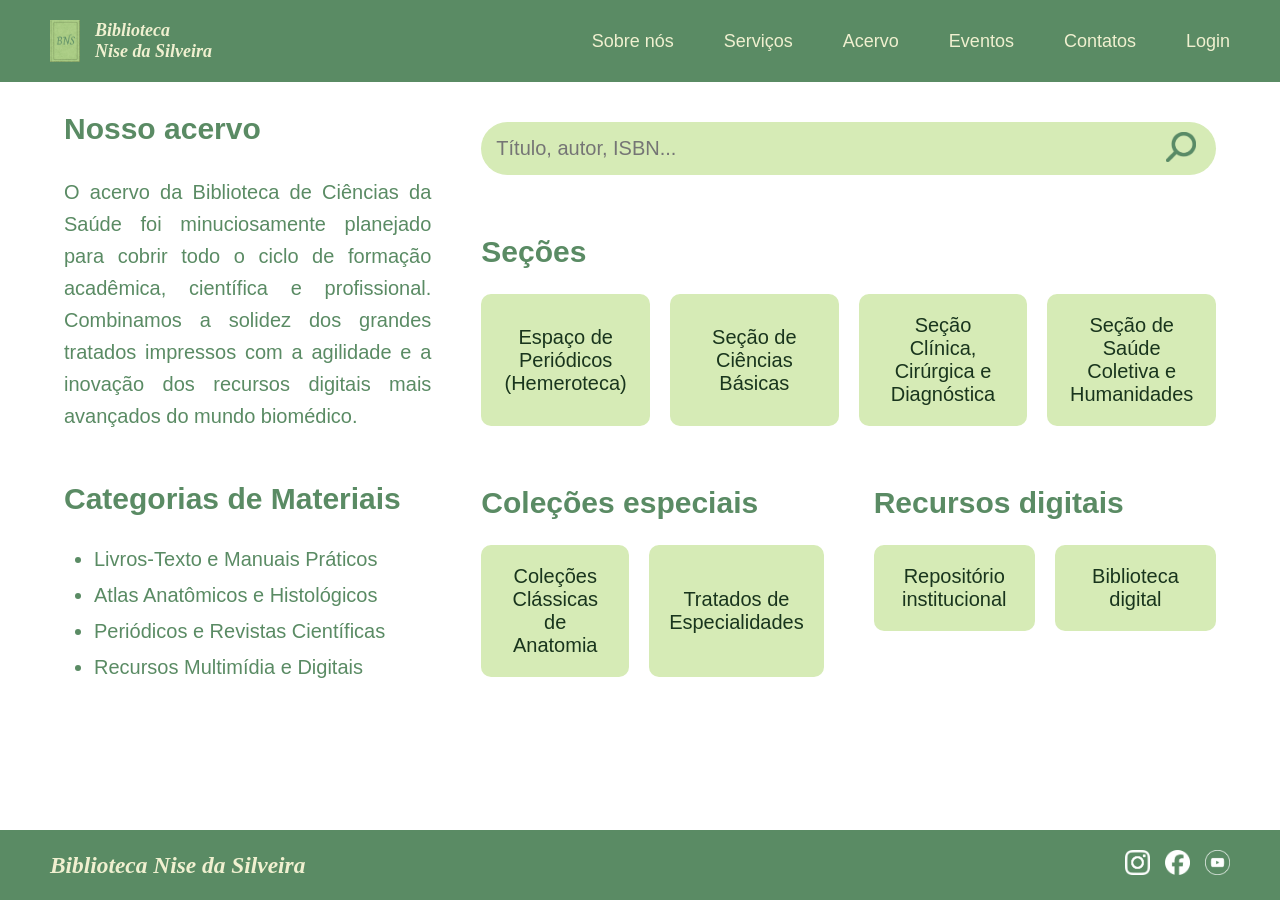
<file: acervo.html>
<!DOCTYPE html>
<html lang="pt-BR">

<head>
    <meta charset="UTF-8">
    <meta name="viewport" content="width=device-width, initial-scale=1.0">
    <title>Acervo</title>

    <link rel="stylesheet" href="css/acervo.css">
</head>

<body>

    <!-- Cabeçalho -->
    <header>

         <!-- Logo e nome da biblioteca -->
        <div class="logo">
           
            <a href="index.html">

            <img src="img/logo2.png" alt="Logo" >

            <div class="nome-biblioteca">
                <h2>Biblioteca</h2>
                <h2>Nise da Silveira</h2>

            </a>
                
            </div>
        </div>

        <!-- Menu de navegação -->
        <nav>
            <a href="sobre-nos.html">Sobre nós</a>
            <a href="servicos.html">Serviços</a>
            <a href="acervo.html">Acervo</a>
            <a href="eventos.html">Eventos</a>
            <a href="contato.html">Contatos</a>
            <a href="cadastro.html">Login</a>
        </nav>

    </header>


<body>

    <main class="acervo">

        <!-- COLUNA ESQUERDA -->
        <section class="esquerda">

            <h1>Nosso acervo</h1>

            <p>
            O acervo da Biblioteca de Ciências da Saúde foi 
            minuciosamente planejado para cobrir todo o ciclo de
             formação acadêmica, científica e profissional. 
             Combinamos a solidez dos grandes tratados impressos 
             com a agilidade e a inovação dos recursos digitais mais
              avançados do mundo biomédico.
            </p>

            <h2>Categorias de Materiais</h2>

            <ul>
                <li>Livros-Texto e Manuais Práticos</li>
                <li>Atlas Anatômicos e Histológicos</li>
                <li>Periódicos e Revistas Científicas</li>
                <li>Recursos Multimídia e Digitais</li>
            </ul>

        </section>

        <!-- COLUNA DIREITA -->
        <section class="direita">

            <!-- Pesquisa -->
            <div class="pesquisa">

                <input
                    type="text"
                    placeholder="Título, autor, ISBN...">

                <button>
                    <img src="img/lupa.png" alt="Pesquisar">
                </button>

            </div>

            <!-- Seções -->
            <h2>Seções</h2>

            <div class="cards">

                <div class="card">
                    Espaço de Periódicos (Hemeroteca)
                </div>

                <div class="card">
                    Seção de Ciências Básicas
                </div>

                <div class="card">
                    Seção Clínica, Cirúrgica e Diagnóstica
                </div>

                <div class="card">
                    Seção de Saúde Coletiva e Humanidades
                </div>

            </div>

            <!-- Coleções e Recursos -->
            <div class="blocos">

                <div>

                    <h2>Coleções especiais</h2>

                    <div class="cards-menores">

                        <div class="card">
                            Coleções Clássicas de Anatomia
                        </div>

                        <div class="card">
                            Tratados de Especialidades
                        </div>

                    </div>

                </div>

                <div>

                    <h2>Recursos digitais</h2>

                    <div class="cards-menores">

                        <div class="card">
                            Repositório institucional
                        </div>

                        <div class="card">
                            Biblioteca digital
                        </div>

                    </div>

                </div>

            </div>

        </section>

    </main>
    
    <!-- Rodapé -->
    <footer>

        <a href="index.html">
        <h3>Biblioteca Nise da Silveira</h3>
        </a>   


        <div class="redes">

        <a href="https://www.instagram.com" target="_blank">
            <img src="img/icone_instagram.png" alt="Instagram">
        </a>

        <a href="https://www.facebook.com" target="_blank">
            <img src="img/icone_facebook.png" alt="Facebook">
        </a>

        <a href="https://www.youtube.com" target="_blank">
            <img src="img/icone_youtube.png" alt="YouTube">
        </a>

        </div>

    </footer>

</body>
</html>
</file>
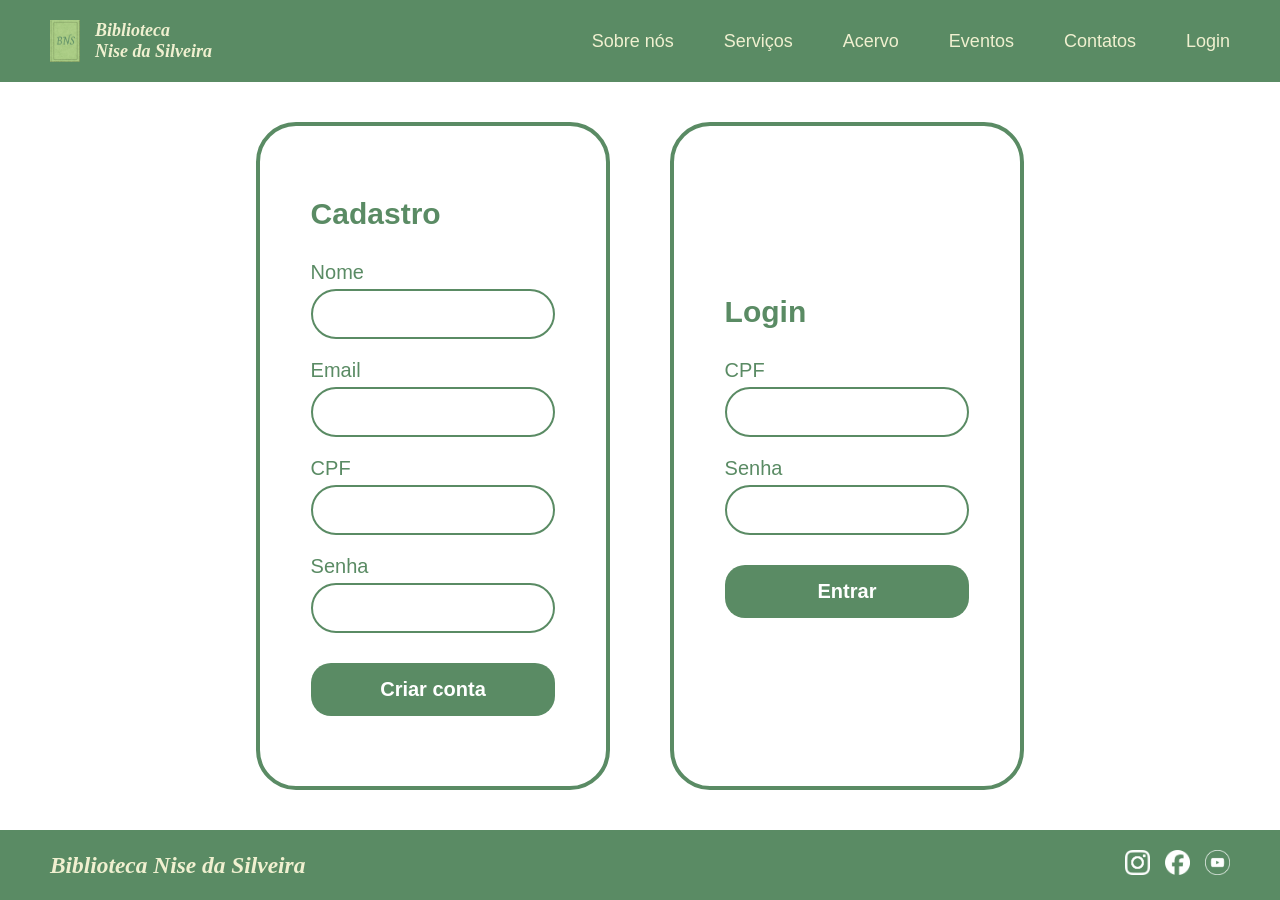
<file: cadastro.html>
<!DOCTYPE html>
<html lang="pt-BR">

<head>
    <meta charset="UTF-8">
    <meta name="viewport" content="width=device-width, initial-scale=1.0">
    <title>Contatos</title>

    <link rel="stylesheet" href="css/cadastro.css">
</head>


<body>

    <!-- Cabeçalho -->
    <header>

         <!-- Logo e nome da biblioteca -->
        <div class="logo">
           
            <a href="index.html">

            <img src="img/logo2.png" alt="Logo da biblioteca" >

            <div class="nome-biblioteca">
                <h2>Biblioteca</h2>
                <h2>Nise da Silveira</h2>

            </a>
                
            </div>
        </div>

        <!-- Menu de navegação -->
        <nav>
            <a href="sobre-nos.html">Sobre nós</a>
            <a href="servicos.html">Serviços</a>
            <a href="acervo.html">Acervo</a>
            <a href="eventos.html">Eventos</a>
            <a href="contato.html">Contatos</a>
            <a href="cadastro.html">Login</a>
        </nav>

    </header>
  
  <!-- Conteúdo principal -->
    <main>

        <!-- Cadastro -->
        <section class="cadastro">


            <form>

                <H1>Cadastro</h1>

                <label>Nome</label>
                <input type="text">

                <label>Email</label>
                <input type="email">

                <label>CPF</label>
                <input type="text">

                <label>Senha</label>
                <input type="password">

                <button>Criar conta</button>

            </form>

        </section>

        <!-- Login -->
        <section class="login">

            <form>

                <H1>Login</h1>

                <label>CPF</label>
                <input type="text">

                <label>Senha</label>
                <input type="password">

                <button>Entrar</button>

            </form>

        </section>

    </main>

    
    <!-- Rodapé -->
    <footer>

  <a href="index.html">
        <h3>Biblioteca Nise da Silveira</h3>
        </a>    


        <div class="redes">

        <a href="https://www.instagram.com" target="_blank">
            <img src="img/icone_instagram.png" alt="Instagram">
        </a>

        <a href="https://www.facebook.com" target="_blank">
            <img src="img/icone_facebook.png" alt="Facebook">
        </a>

        <a href="https://www.youtube.com" target="_blank">
            <img src="img/icone_youtube.png" alt="YouTube">
        </a>

        </div>

    </footer>

</body>
</html>
</file>
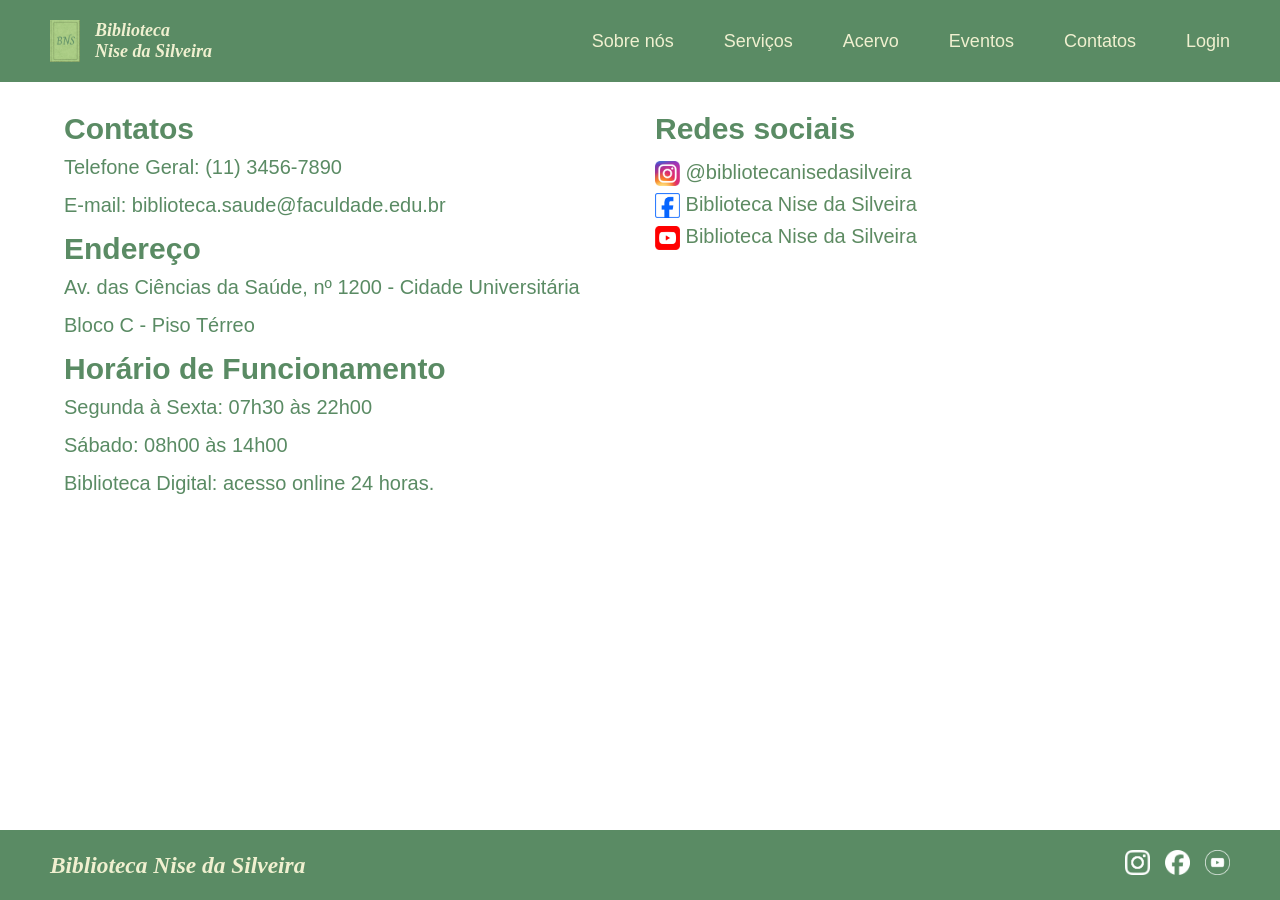
<file: contato.html>
<!DOCTYPE html>
<html lang="pt-BR">

<head>
    <meta charset="UTF-8">
    <meta name="viewport" content="width=device-width, initial-scale=1.0">
    <title>Contatos</title>

    <link rel="stylesheet" href="css/contato.css">
</head>

<body>

    <!-- Cabeçalho -->
    <header>

        <!-- Logo e nome da biblioteca -->
        <div class="logo">
           
            <a href="index.html">

            <img src="img/logo2.png" alt="Logo" >

            <div class="nome-biblioteca">
                <h2>Biblioteca</h2>
                <h2>Nise da Silveira</h2>

            </a>
                
            </div>
        </div>

        <!-- Menu de navegação -->
        <nav>
            <a href="sobre-nos.html">Sobre nós</a>
            <a href="servicos.html">Serviços</a>
            <a href="acervo.html">Acervo</a>
            <a href="eventos.html">Eventos</a>
            <a href="contato.html">Contatos</a>
            <a href="cadastro.html">Login</a>
        </nav>

    </header>

    <!-- Conteúdo principal -->
    <main class="informacoes">

        <!-- Lado esquerdo -->
        <section>

            <h2>Contatos</h2>

            <p>Telefone Geral: (11) 3456-7890</p>

            <p>E-mail: biblioteca.saude@faculdade.edu.br</p>

            <h2>Endereço</h2>

            <p>Av. das Ciências da Saúde, nº 1200 - Cidade Universitária</p>

            <p>Bloco C - Piso Térreo</p>

            <h2>Horário de Funcionamento</h2>

            <p>Segunda à Sexta: 07h30 às 22h00</p>

            <p>Sábado: 08h00 às 14h00</p>

            <p>Biblioteca Digital: acesso online 24 horas.</p>

        </section>

        <!-- Lado direito -->
        <section>

            <h2>Redes sociais</h2>

            <a href="https://www.instagram.com"> 
                <img src="img/icone_instagram_cor.png" alt="Instagram" > @bibliotecanisedasilveira
            </a>

        </br>

            <a href="https://www.facebook.com"> 
                <img src="img/icone_facebook_cor.png" alt="Facebook" > Biblioteca Nise da Silveira
            </a>

        </br>

            <a href="https://www.youtube.com"> 
                <img src="img/icone_youtube_cor.png" alt="YouTube" > Biblioteca Nise da Silveira
            </a>

                    </br>

        <iframe src="https://www.google.com/maps/embed?pb=!1m18!1m12!1m3!1d3824.6777451088224!2d-47.86781372900086!3d-15.768244684051885!2m3!1f0!2f0!3f0!3m2!1i1024!2i768!4f13.1!3m3!1m2!1s0x935a3ba374d75733%3A0x5e786638d67ecbc0!2sFaculdade%20de%20Ci%C3%AAncias%20da%20Sa%C3%BAde%2C%20Universidade%20de%20Bras%C3%ADlia!5e1!3m2!1spt-BR!2sbr!4v1784295890818!5m2!1spt-BR!2sbr" width="600" height="450" style="border:0;" allowfullscreen="" loading="lazy" referrerpolicy="strict-origin-when-cross-origin">

        </iframe>

        </section>

    </main>
    
    <!-- Rodapé -->
    <footer>

   <a href="index.html">
        <h3>Biblioteca Nise da Silveira</h3>
        </a>    




        <div class="redes">

        <a href="https://www.instagram.com" target="_blank">
            <img src="img/icone_instagram.png" alt="Instagram">
        </a>

        <a href="https://www.facebook.com" target="_blank">
            <img src="img/icone_facebook.png" alt="Facebook">
        </a>

        <a href="https://www.youtube.com" target="_blank">
            <img src="img/icone_youtube.png" alt="YouTube">
        </a>

        </div>

    </footer>

</body>
</html>
</file>
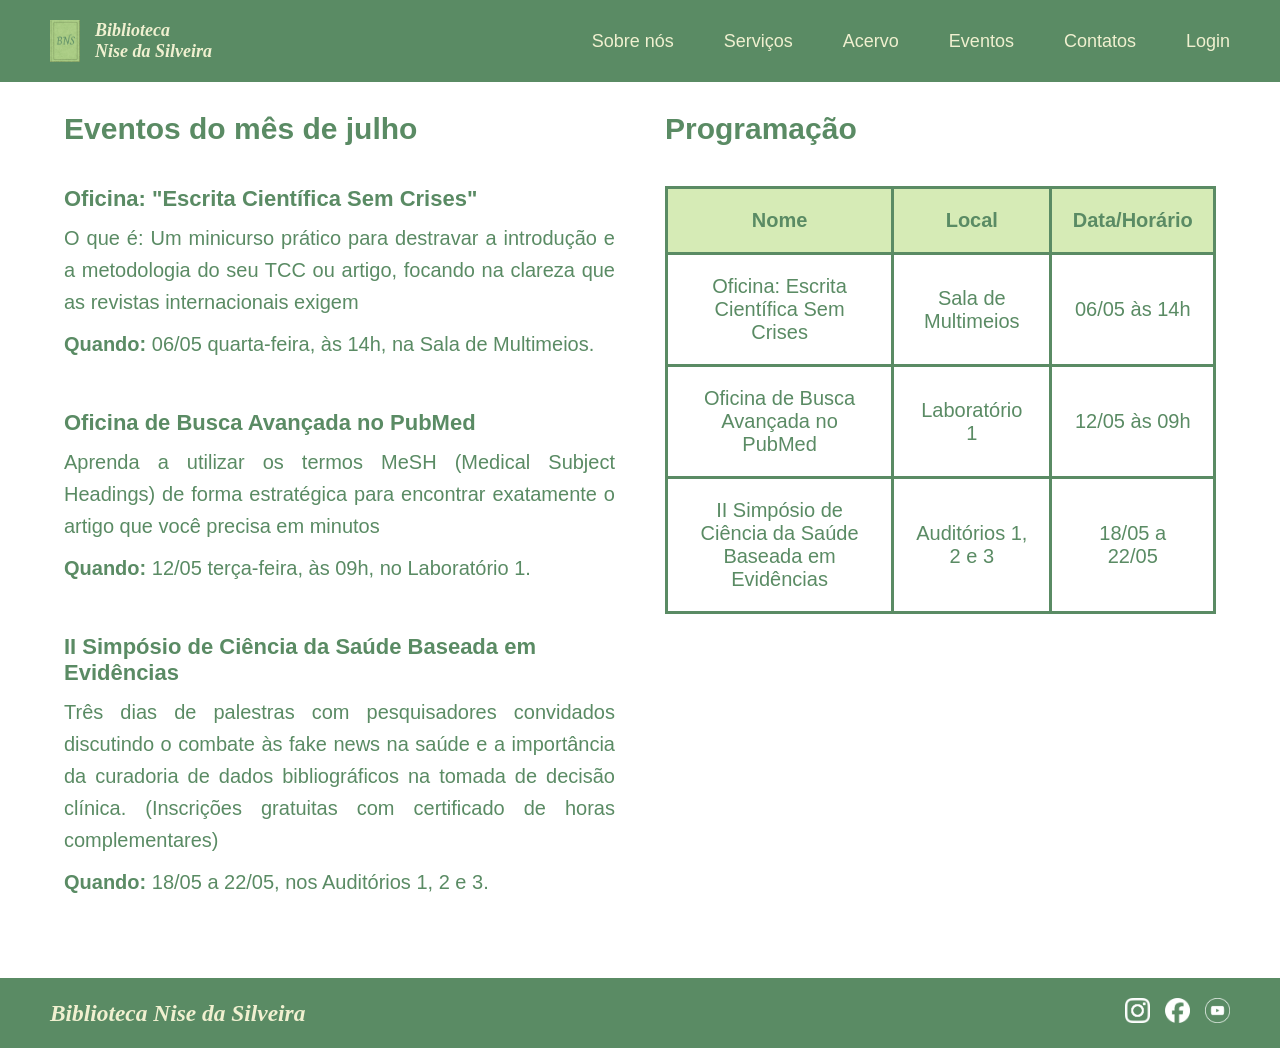
<file: eventos.html>
<!DOCTYPE html>
<html lang="pt-BR">

<head>
    <meta charset="UTF-8">
    <meta name="viewport" content="width=device-width, initial-scale=1.0">
    <title>Eventos</title>

    <link rel="stylesheet" href="css/eventos.css">
</head>

<body>

    <!-- Cabeçalho -->
    <header>

        <!-- Logo e nome da biblioteca -->
        <div class="logo">
           
            <a href="index.html">

            <img src="img/logo2.png" alt="Logo" >

            <div class="nome-biblioteca">
                <h2>Biblioteca</h2>
                <h2>Nise da Silveira</h2>

            </a>
                
            </div>
        </div>

        <!-- Menu de navegação -->
        <nav>
            <a href="sobre-nos.html">Sobre nós</a>
            <a href="servicos.html">Serviços</a>
            <a href="acervo.html">Acervo</a>
            <a href="eventos.html">Eventos</a>
            <a href="contato.html">Contatos</a>
            <a href="cadastro.html">Login</a>
        </nav>

    </header>

   
<body>

    <main class="container">

        <!-- Coluna esquerda -->
        <section class="eventos">

            <h1>Eventos do mês de julho</h1>

            <article>

                <h2>Oficina: "Escrita Científica Sem Crises"</h2>

                <p>
                    O que é: Um minicurso prático para destravar 
                    a introdução e a metodologia do seu TCC ou artigo,
                     focando na clareza que as revistas internacionais
                    exigem
                </p>

                <p>
                    <strong>Quando:</strong> 06/05 quarta-feira,
                    às 14h, na Sala de Multimeios.
                </p>

            </article>

            <article>

                <h2>Oficina de Busca Avançada no PubMed</h2>

                <p>
                   Aprenda a utilizar os termos MeSH (Medical Subject 
                   Headings) de forma estratégica para encontrar 
                   exatamente o artigo que você precisa em minutos
                </p>

                <p>
                    <strong>Quando:</strong> 12/05 terça-feira,
                    às 09h, no Laboratório 1.
                </p>

            </article>

            <article>

                <h2>II Simpósio de Ciência da Saúde Baseada em Evidências</h2>

                <p>
                    Três dias de palestras com pesquisadores 
                    convidados discutindo o combate às fake news na
                     saúde e a importância da curadoria de dados 
                     bibliográficos na tomada de decisão clínica. 
                     (Inscrições gratuitas com certificado de horas
                      complementares)
                </p>

                <p>
                    <strong>Quando:</strong> 18/05 a 22/05,
                    nos Auditórios 1, 2 e 3.
                </p>

            </article>

        </section>

        <!-- Coluna direita -->
        <section class="programacao">

            <h1>Programação</h1>

            <table>

                <tr>
                    <th>Nome</th>
                    <th>Local</th>
                    <th>Data/Horário</th>
                </tr>

                <tr>
                    <td>Oficina: Escrita Científica Sem Crises</td>
                    <td>Sala de Multimeios</td>
                    <td>06/05 às 14h</td>
                </tr>

                <tr>
                    <td>Oficina de Busca Avançada no PubMed</td>
                    <td>Laboratório 1</td>
                    <td>12/05 às 09h</td>
                </tr>

                <tr>
                    <td>II Simpósio de Ciência da Saúde Baseada em Evidências</td>
                    <td>Auditórios 1, 2 e 3</td>
                    <td>18/05 a 22/05</td>
                </tr>

            </table>

        </section>

    </main>


    <!-- Rodapé -->
    <footer>

   <a href="index.html">
        <h3>Biblioteca Nise da Silveira</h3>
        </a>    

        <div class="redes">

        <a href="https://www.instagram.com" target="_blank">
            <img src="img/icone_instagram.png" alt="Instagram">
        </a>

        <a href="https://www.facebook.com" target="_blank">
            <img src="img/icone_facebook.png" alt="Facebook">
        </a>

        <a href="https://www.youtube.com" target="_blank">
            <img src="img/icone_youtube.png" alt="YouTube">
        </a>

        </div>

    </footer>

</body>
</html>
</file>
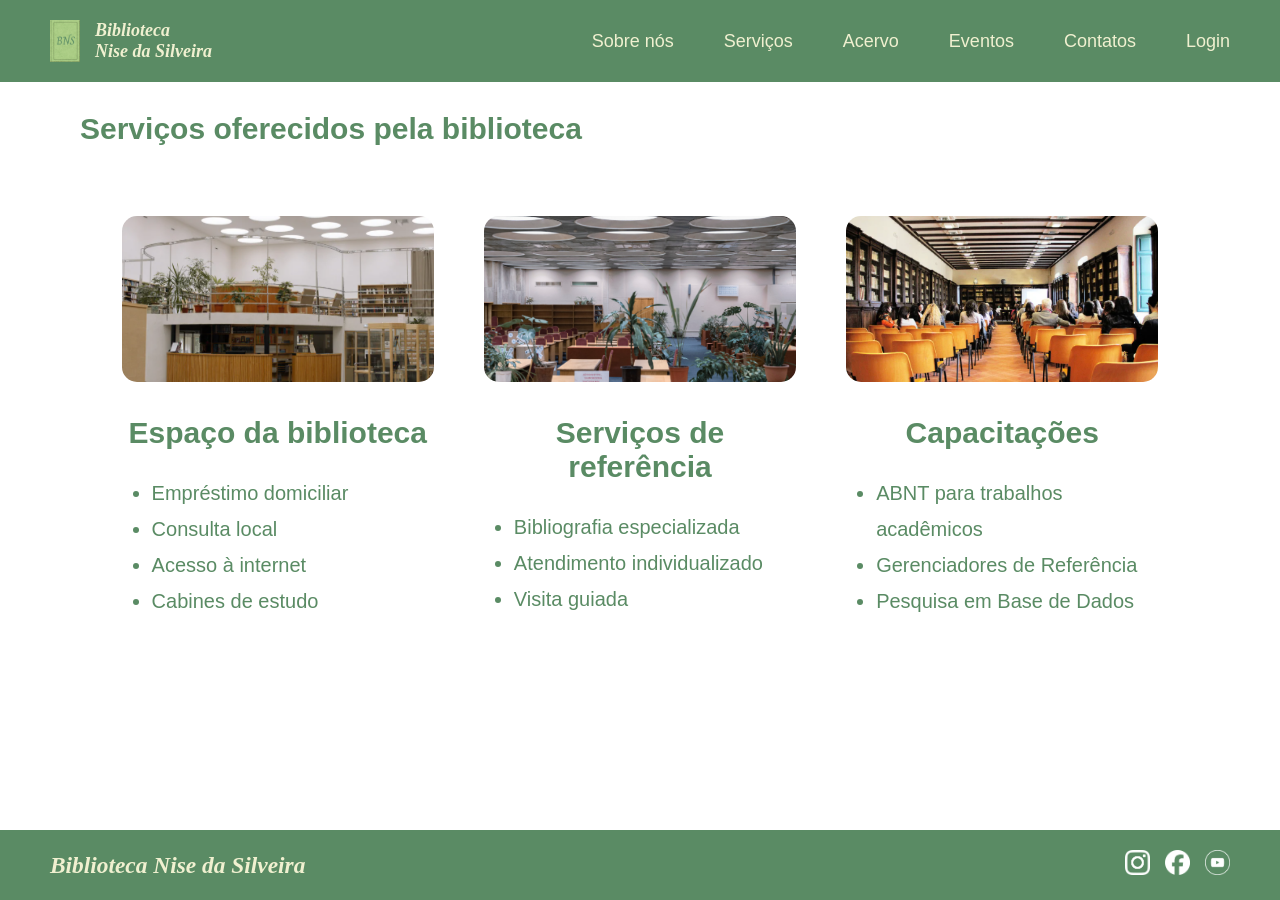
<file: servicos.html>
<!DOCTYPE html>
<html lang="pt-BR">

<head>
    <meta charset="UTF-8">
    <meta name="viewport" content="width=device-width, initial-scale=1.0">
    <title>Serviços</title>

    <link rel="stylesheet" href="css/servicos.css">
</head>

<body>

    <!-- Cabeçalho -->
    <header>

          <!-- Logo e nome da biblioteca -->
        <div class="logo">
           
            <a href="index.html">

            <img src="img/logo2.png" alt="Logo da biblioteca" >

            <div class="nome-biblioteca">
                <h2>Biblioteca</h2>
                <h2>Nise da Silveira</h2>

            </a>
                
            </div>
        </div>

        <!-- Menu de navegação -->
        <nav>
            <a href="sobre-nos.html">Sobre nós</a>
            <a href="servicos.html">Serviços</a>
            <a href="acervo.html">Acervo</a>
            <a href="eventos.html">Eventos</a>
            <a href="contato.html">Contatos</a>
            <a href="cadastro.html">Login</a>
        </nav>

    </header>

<body>

       <h1>Serviços oferecidos pela biblioteca</h1>

    <main>

        <div class="servicos">

             <!-- Primeira coluna -->
            <section>

              <img src="img/bib2.png" alt="Espaço da biblioteca">

                <h2>Espaço da biblioteca</h2>

                <ul>
                    <li>Empréstimo domiciliar</li>
                    <li>Consulta local</li>
                    <li>Acesso à internet</li>
                    <li>Cabines de estudo</li>
                </ul>


            </section>

        <!-- Segunda coluna -->
            <section>

                <img src="img/bib3.png" alt="Foto da biblioteca">

                <h2>Serviços de referência</h2>

                <ul>
                    <li>Bibliografia especializada</li>
                    <li>Atendimento individualizado</li>
                    <li>Visita guiada</li>
                </ul>

            </section>

        <!-- Terceira coluna -->
            <section>

               <img src="img/bib4.png" alt="Foto da sala de capacitações">

                <h2>Capacitações</h2>

                <ul>
                    <li>ABNT para trabalhos acadêmicos</li>
                    <li>Gerenciadores de Referência</li>
                    <li>Pesquisa em Base de Dados</li>
                </ul>

            </section>

        </div>

    </main>

    
    <!-- Rodapé -->
    <footer>

        <a href="index.html">
        <h3>Biblioteca Nise da Silveira</h3>
        </a>    


        <div class="redes">

        <a href="https://www.instagram.com" target="_blank">
            <img src="img/icone_instagram.png" alt="Instagram">
        </a>

        <a href="https://www.facebook.com" target="_blank">
            <img src="img/icone_facebook.png" alt="Facebook">
        </a>

        <a href="https://www.youtube.com" target="_blank">
            <img src="img/icone_youtube.png" alt="YouTube">
        </a>

        </div>

    </footer>

</body>
</html>
</file>
<file: css/acervo.css>
/* Remove margens padrão */
*{
    margin:0;
    padding:0;
    box-sizing:border-box;
}

/* Corpo da página */
body{
    font-family:Arial, sans-serif;
    color:#5a8b64;
    min-height: 100vh;
    display: flex;
    flex-direction: column;
    margin: 0;
}


/* Cabeçalho */
header{
    background:#5a8b64;
    display:flex;
    justify-content:space-between;
    align-items:center;
    padding:20px 50px;
}

/* Logo */
.logo{
    display:flex;
    align-items:center;
    gap:15px;
}

/* Imagem da logo */
.logo img{
    width:30px;
    vertical-align: middle;
}

/* Nome da biblioteca */
.logo a{
    text-decoration:none;
    color:#f0f0d0;
    font-family:'Playfair Display',serif;
    font-style:italic;
    font-size:12px;
}

/* Menu */
nav{
    display:flex;
    gap:50px;
}

/* Links do menu */
nav a{
    color:#f0f0d0;
    text-decoration:none;
    font-size:18px;
    transition: all 0.3s ease;
 
}


/* Efeito ao passar o mouse */
nav a:hover{
    color: #ffffff;
    transform: scale(1.1);
}
/* Fim do cabeçalho */



/* Área principal */
.acervo{

    width:90%;
    margin:30px auto;
    display:grid;
    grid-template-columns:1fr 2fr;
    gap:50px;
    flex:1;
}

/* Títulos */
.acervo h1{

    font-size:30px;
    margin-bottom:30px;
}

.acervo h2{

    font-size:30px;
    margin-bottom:25px;
}

/* Texto */
p{

    font-size:20px;
    line-height:1.6;
    text-align:justify;
    margin-bottom:50px;
}

/* Lista */
ul{

    margin-left:30px;
    font-size:20px;
    line-height:1.8;
}

/* Barra de pesquisa */
.pesquisa{

    display:flex;
    margin-bottom:60px;
}

/* Campo de texto */
.pesquisa input{

    flex:1;
    padding:15px;
    border:none;
    background:#d6ebb6;
    border-radius:30px 0 0 30px;
    font-size:20px;
    margin-top: 10px;
}

/* Botão */
.pesquisa button{

    border:none;
    background:#d6ebb6;
    padding:10px 20px;
    border-radius:0 30px 30px 0;
    cursor: pointer;
        margin-top: 10px;
}

.pesquisa img{
    width:30px;
}

/* Cards das seções */
.cards{
    display:grid;
    grid-template-columns:1fr 1fr 1fr 1fr;
    gap:20px;
    margin-bottom:60px;
}

/* Cards menores */
.cards-menores{

    display:grid;
    grid-template-columns:1fr 1fr;
    gap:20px;
}

/* Estilo dos cards */
.card{
    background:#d6ebb6;
    color:#19351d;
    text-align:center;
    padding:20px;
    border-radius:10px;
    font-size: 20px;
    align-content:center;
    cursor:pointer;
    transition:0.3s;
}

.card:hover{
    transform:scale(1.05);
}

/* Coleções e recursos */
.blocos{

    display:grid;
    grid-template-columns:1fr 1fr;
    gap:50px;
}


/* Rodapé */
footer{


    background:#5a8b64;
    display:flex;
    justify-content:space-between;
    align-items:center;
    padding:20px 50px;
    margin-top: auto;
}


footer a{
    text-decoration:none;
    font-family:'Playfair Display',serif;
    font-style:italic;
    font-size:20px;
    color:#f0f0d0;
}


/* Redes sociais */
.redes{

    display:flex;
    gap:15px;
}

/* Ícones */
.redes img{
    width:25px;
    cursor: pointer;
    transition: transform 0.3s;
}

.redes img:hover{
    transform: scale(1.1);
}
</file>
<file: css/cadastro.css>
/* Remove margens padrão */
*{
    margin:0;
    padding:0;
    box-sizing:border-box;
}

/* Corpo da página */
body{
    font-family:Arial, sans-serif;
    color:#5a8b64;
    min-height: 100vh;
    display: flex;
    flex-direction: column;
    margin: 0;
}

/* Cabeçalho */
header{
    background:#5a8b64;
    display:flex;
    justify-content:space-between;
    align-items:center;
    padding:20px 50px;
}

/* Logo */
.logo{
    display:flex;
    align-items:center;
    gap:15px;
}

/* Imagem da logo */
.logo img{
    width:30px;
    vertical-align: middle;
}

/* Nome da biblioteca */
.logo a{
    text-decoration:none;
    color:#f0f0d0;
    font-family:'Playfair Display',serif;
    font-style:italic;
    font-size:12px;
}

/* Menu */
nav{
    display:flex;
    gap:50px;
}

nav a{
    color:#f0f0d0;
    text-decoration:none;
    font-size:18px;
    transition: all 0.3s ease;
 
}


/* Efeito ao passar o mouse */
nav a:hover{
    color: #ffffff;
    transform: scale(1.1);
}
/* Fim do cabeçalho */


/* Área principal */
main{
    flex:1;
    display:grid;
    grid-template-columns:1fr 1fr;
    gap:60px;
    width:60%;
    margin:40px auto;
}

/* Caixas dos formulários */
.cadastro,
.login{

    border:4px solid #5a8b64;
    border-radius:40px;
    display:flex;
    justify-content:center;
    align-items:center;
    padding:20px;

}

/* Formulários */
form{

    display:flex;
    flex-direction:column;
    width:80%;
}

/* Títulos */
h1 {
    font-size: 30px;
    margin-bottom: 20px;
}


/* Rótulos */
label{

    font-size:20px;
    margin-top:10px;
    margin-bottom: 5px;
}

/* Campos */
input{

    height:50px;
    border:2px solid #5a8b64;
    border-radius:30px;
    padding:10px;
    margin-bottom:10px;
    font-size: 18px;
}

/* Botões */
button{

    margin-top:20px;
    background:#5a8b64;
    color:white;
    border:none;
    border-radius:20px;
    padding:15px;
    font-size:20px;
    font-weight:bold;
    cursor:pointer;
    transition:0.3s;
}

/* Efeito do botão */
button:hover{
    transform:scale(1.05);
}


footer{


    background:#5a8b64;
    display:flex;
    justify-content:space-between;
    align-items:center;
    padding:20px 50px;
    margin-top: auto;
}


footer a{
    text-decoration:none;
    font-family:'Playfair Display',serif;
    font-style:italic;
    font-size:20px;
    color:#f0f0d0;
}


/* Redes sociais */
.redes{

    display:flex;
    gap:15px;
}

/* Ícones */
.redes img{
    width:25px;
    cursor: pointer;
    transition: transform 0.3s;
}

.redes img:hover{
    transform: scale(1.1);
}
</file>
<file: css/contato.css>
/* Remove margens padrão */
*{
    margin:0;
    padding:0;
    box-sizing:border-box;
}

/* Corpo da página */
body{
    font-family:Arial, sans-serif;
    color:#5a8b64;
    min-height: 100vh;
    display: flex;
    flex-direction: column;
    margin: 0;
}


/* Cabeçalho */
header{
    background:#5a8b64;
    display:flex;
    justify-content:space-between;
    align-items:center;
    padding:20px 50px;
}

/* Logo */
.logo{
    display:flex;
    align-items:center;
    gap:15px;
}

/* Imagem da logo */
.logo img{
    width:30px;
    vertical-align: middle;
}

/* Nome da biblioteca */
.logo a{
    text-decoration:none;
    color:#f0f0d0;
    font-family:'Playfair Display',serif;
    font-style:italic;
    font-size:12px;
}

/* Menu */
nav{
    display:flex;
    gap:50px;
}

/* Links do menu */
nav a{
    color:#f0f0d0;
    text-decoration:none;
    font-size:18px;
    transition: all 0.3s ease;
 
}


/* Efeito ao passar o mouse */
nav a:hover{
    color: #ffffff;
    transform: scale(1.1);
}
/* Fim do cabeçalho */



/* Conteúdo principal */
main{

    width:90%;
    margin:30px auto;
    display:grid;
    grid-template-columns:1fr 1fr;
    gap:30px;
        flex: 1;
}


/* Títulos */
.informacoes h2{
    margin-bottom:10px;
    font-size:30px;
}

/* Parágrafos */
.informacoes p{

    font-size:20px;
    margin-bottom:15px;
    text-align:justify;
}

/* lInks */
.informacoes a{

    color:#5d8b62;
    text-decoration:none;
    font-size:20px;
    line-height:1.6;
    margin-bottom:20px;
}

/* Ícones */
.informacoes img{
    width:25px;
    vertical-align: middle;
}

iframe {
    margin-top: 30px;
    width: 300px;
    height: 300px;
}

footer{


    background:#5a8b64;
    display:flex;
    justify-content:space-between;
    align-items:center;
    padding:20px 50px;
    margin-top: auto;
}


footer a{
    text-decoration:none;
    font-family:'Playfair Display',serif;
    font-style:italic;
    font-size:20px;
    color:#f0f0d0;
}




/* Redes sociais */
.redes{

    display:flex;
    gap:15px;
}

/* Ícones */
.redes img{
    width:25px;
    cursor: pointer;
    transition: transform 0.3s;
}

.redes img:hover{
    transform: scale(1.1);
}
</file>
<file: css/eventos.css>
/* Remove margens padrão */
*{
    margin:0;
    padding:0;
    box-sizing:border-box;
}

/* Corpo da página */
body{
    font-family:Arial, sans-serif;
    color:#5a8b64;
    min-height: 100vh;
    display: flex;
    flex-direction: column;
    margin: 0;
}


/* Cabeçalho */
header{
    background:#5a8b64;
    display:flex;
    justify-content:space-between;
    align-items:center;
    padding:20px 50px;
}

/* Logo */
.logo{
    display:flex;
    align-items:center;
    gap:15px;
}

/* Imagem da logo */
.logo img{
    width:30px;
    vertical-align: middle;
}

/* Nome da biblioteca */
.logo a{
    text-decoration:none;
    color:#f0f0d0;
    font-family:'Playfair Display',serif;
    font-style:italic;
    font-size:12px;
}

/* Menu */
nav{
    display:flex;
    gap:50px;
}

/* Links do menu */
nav a{
    color:#f0f0d0;
    text-decoration:none;
    font-size:18px;
    transition: all 0.3s ease;
 
}


/* Efeito ao passar o mouse */
nav a:hover{
    color: #ffffff;
    transform: scale(1.1);
}
/* Fim do cabeçalho */



/* Área principal */
.container{

    width:90%;
    margin:30px auto;
    display:grid;
    grid-template-columns:1fr 1fr;
    gap:50px;
}

/* Títulos */
.container h1{

    font-size:30px;
    margin-bottom:40px;
}

.container h2{

    font-size:22px;
    margin-bottom:10px;
}

/* Blocos de eventos */
article{

    margin-bottom:50px;
}

/* Parágrafos */
p{

    font-size:20px;
    line-height:1.6;
    margin-bottom:10px;
    text-align:justify;
}

/* Tabela */
table{

    width:100%;
    border-collapse:collapse;
}

/* Cabeçalho e células */
th,
td{

    border:3px solid #5a8b64;
    padding:20px;
    text-align:center;
    font-size:20px;
}

/* Cabeçalho */
th{

    background:#d6ebb6;
    font-weight:bold;
}


/* Rodapé */
footer{


    background:#5a8b64;
    display:flex;
    justify-content:space-between;
    align-items:center;
    padding:20px 50px;
    margin-top: auto;
}


footer a{
    text-decoration:none;
    font-family:'Playfair Display',serif;
    font-style:italic;
    font-size:20px;
    color:#f0f0d0;
}


/* Redes sociais */
.redes{

    display:flex;
    gap:15px;
}

/* Ícones */
.redes img{
    width:25px;
    cursor: pointer;
    transition: transform 0.3s;
}

.redes img:hover{
    transform: scale(1.1);
}
</file>
<file: css/servicos.css>
/* Remove margens padrão */
*{
    margin:0;
    padding:0;
    box-sizing:border-box;
}

/* Corpo da página */
body{
    font-family:Arial, sans-serif;
    color:#5a8b64;
    min-height: 100vh;
    display: flex;
    flex-direction: column;
    margin: 0;
}


/* Cabeçalho */
header{
    background:#5a8b64;
    display:flex;
    justify-content:space-between;
    align-items:center;
    padding:20px 50px;
}

/* Logo */
.logo{
    display:flex;
    align-items:center;
    gap:15px;
}

/* Imagem da logo */
.logo img{
    width:30px;
    vertical-align: middle;
}

/* Nome da biblioteca */
.logo a{
    text-decoration:none;
    color:#f0f0d0;
    font-family:'Playfair Display',serif;
    font-style:italic;
    font-size:12px;
}

/* Menu */
nav{
    display:flex;
    gap:50px;
}

/* Links do menu */
nav a{
    color:#f0f0d0;
    text-decoration:none;
    font-size:18px;
    transition: all 0.3s ease;
 
}


/* Efeito ao passar o mouse */
nav a:hover{
    color: #ffffff;
    transform: scale(1.1);
}
/* Fim do cabeçalho */




/* Área principal */
main{

    width:90%;
    margin:30px auto;
    flex: 1;
    
}

/* Área principal */

/* Título principal */
h1{

    text-align:left;
    margin-top: 30px;
    margin-bottom:10px;
    margin-left: 80px;
    font-size:30px;
}

/* Container dos serviços */
.servicos{
    width:90%;
    margin:30px auto;
    display:grid;
    grid-template-columns:1fr 1fr 1fr;
    gap:50px;
}


/* Títulos dos blocos */
.servicos h2{
 
    text-align:center;
    margin-top: 30px;
    margin-bottom:25px;
    font-size:30px;
}

/* Lista */
ul{

    margin-left:30px;
    font-size:20px;
    line-height:1.8;
    margin-top: 5px;
    margin-bottom:50px;
}

/* Imagens */
.servicos img{
    width:100%;
    height: 35%;
    border-radius:15px;
    object-fit:cover;
}


/* Rodapé */
footer{


    background:#5a8b64;
    display:flex;
    justify-content:space-between;
    align-items:center;
    padding:20px 50px;
    margin-top: auto;
}


footer a{
    text-decoration:none;
    font-family:'Playfair Display',serif;
    font-style:italic;
    font-size:20px;
    color:#f0f0d0;
}


/* Redes sociais */
.redes{

    display:flex;
    gap:15px;
}

/* Ícones */
.redes img{
    width:25px;
    cursor: pointer;
    transition: transform 0.3s;
}

.redes img:hover{
    transform: scale(1.1);
}
</file>
